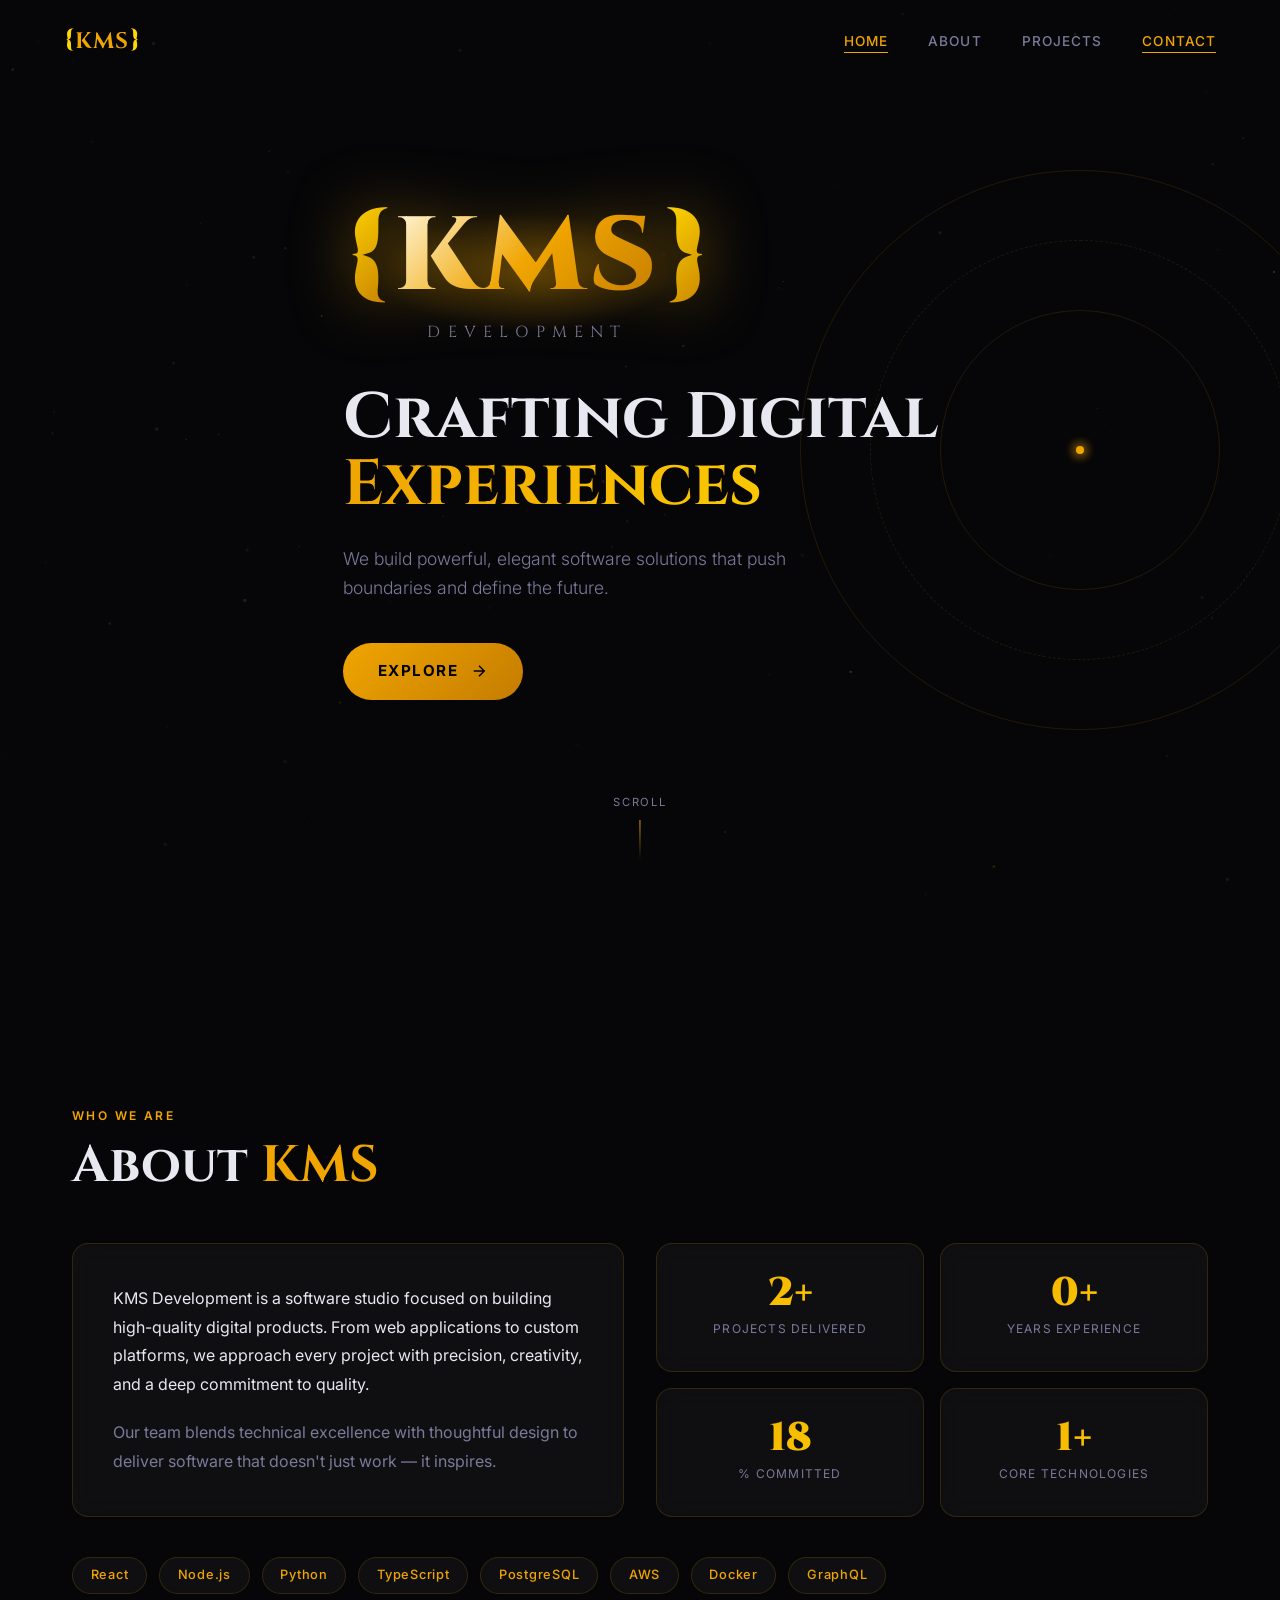
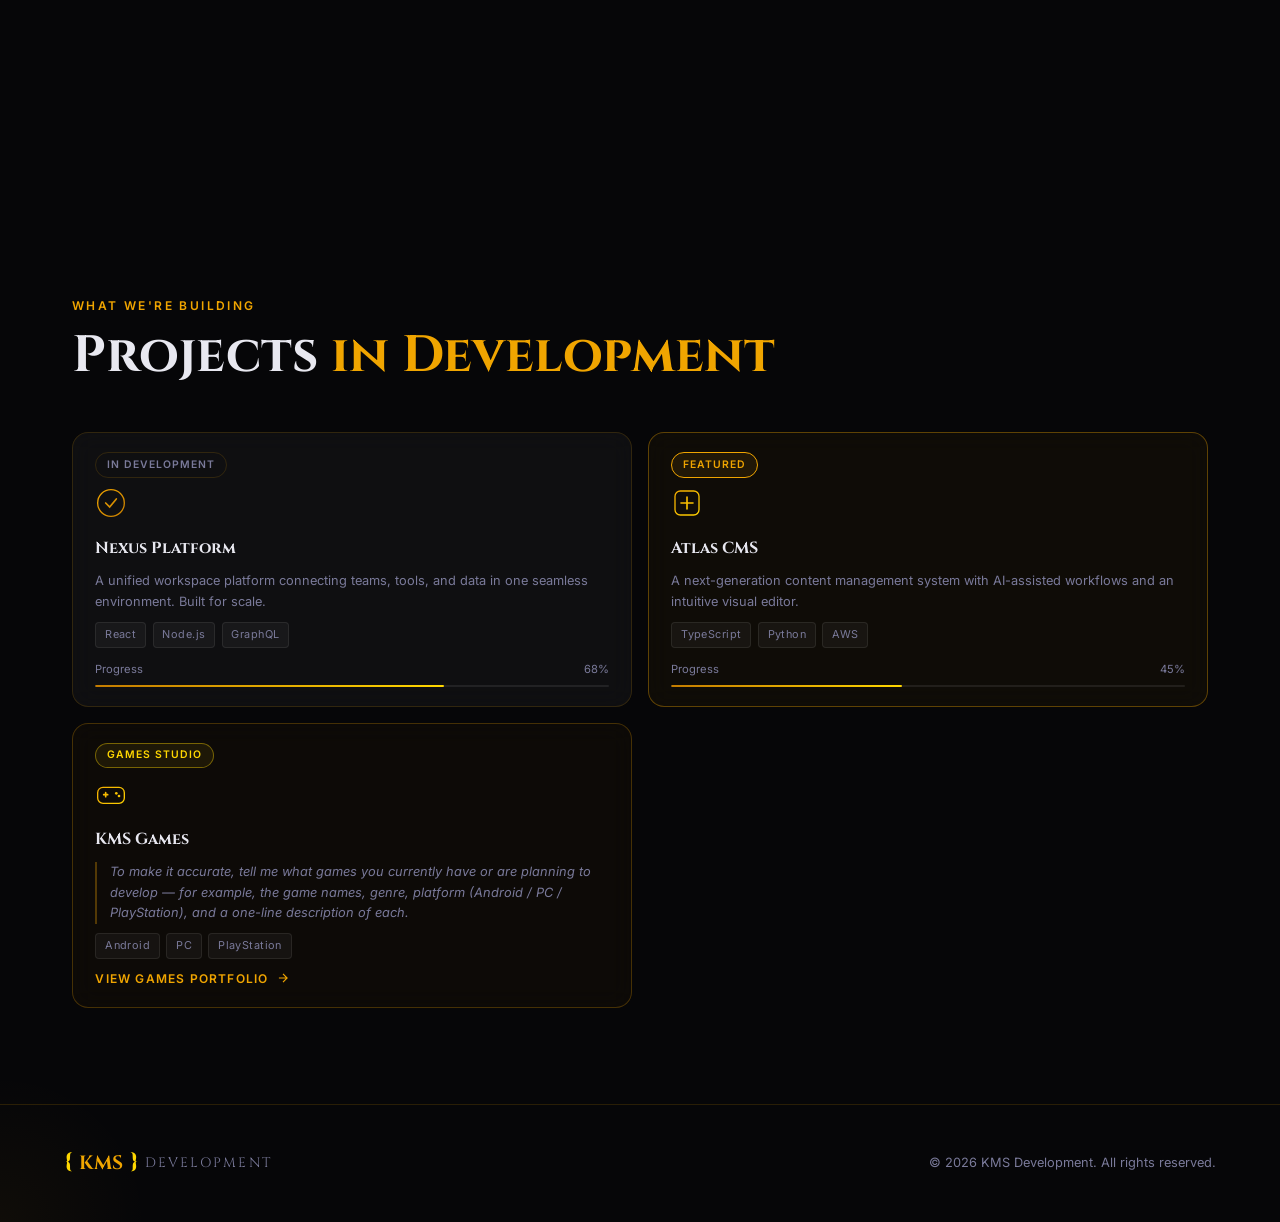
<file: index.html>
<!DOCTYPE html>
<html lang="en">
<head>
  <meta name="google-site-verification" content="eUPvDF8DlQiCF2sbNYqO4u96XpReh2DXUuJEguuaAb0" />
  <meta charset="UTF-8" />
  <meta name="viewport" content="width=device-width, initial-scale=1.0" />
  <title>KMS Development</title>
  <link rel="stylesheet" href="style.css" />
  <link href="https://fonts.googleapis.com/css2?family=Cinzel:wght@400;700;900&family=Inter:wght@300;400;500;600&display=swap" rel="stylesheet" />
</head>
<body>

  <!-- Particle Canvas -->
  <canvas id="particles"></canvas>

  <!-- Navigation -->
  <nav id="navbar">
    <div class="nav-logo">
      <span class="brace">{</span>KMS<span class="brace">}</span>
    </div>
    <ul class="nav-links">
      <li><a href="#home" class="nav-link active">Home</a></li>
      <li><a href="#about" class="nav-link">About</a></li>
      <li><a href="#projects" class="nav-link">Projects</a></li>
      <li><a href="#contact" class="nav-link">Contact</a></li>
    </ul>
    <button class="hamburger" id="hamburger" aria-label="Toggle menu">
      <span></span><span></span><span></span>
    </button>
  </nav>

  <!-- Mobile Menu -->
  <div class="mobile-menu" id="mobileMenu">
    <a href="#home" class="mobile-link">Home</a>
    <a href="#about" class="mobile-link">About</a>
    <a href="#projects" class="mobile-link">Projects</a>
    <a href="#contact" class="mobile-link">Contact</a>
  </div>

  <!-- HOME SECTION -->
  <section id="home" class="section hero-section">
    <div class="hero-content">
      <div class="logo-container">
        <div class="logo-glow"></div>
        <div class="kms-logo">
          <span class="logo-brace">{</span>
          <span class="logo-letters">KMS</span>
          <span class="logo-brace">}</span>
        </div>
        <p class="logo-sub">DEVELOPMENT</p>
      </div>
      <h1 class="hero-heading">
        <span class="line1">Crafting Digital</span>
        <span class="line2">Experiences</span>
      </h1>
      <p class="hero-desc">We build powerful, elegant software solutions that push boundaries and define the future.</p>
      <a href="#projects" class="cta-btn">
        <span>Explore</span>
        <svg viewBox="0 0 24 24" fill="none" stroke="currentColor" stroke-width="2"><path d="M5 12h14M12 5l7 7-7 7"/></svg>
      </a>
    </div>
    <div class="hero-visual">
      <div class="orbit-ring ring1"></div>
      <div class="orbit-ring ring2"></div>
      <div class="orbit-ring ring3"></div>
      <div class="orbit-dot d1"></div>
      <div class="orbit-dot d2"></div>
      <div class="orbit-dot d3"></div>
    </div>
    <div class="scroll-hint">
      <span>Scroll</span>
      <div class="scroll-line"></div>
    </div>
  </section>

  <!-- ABOUT SECTION -->
  <section id="about" class="section">
    <div class="container">
      <div class="section-label">Who We Are</div>
      <h2 class="section-title">About <span class="gold">KMS</span></h2>
      <div class="about-grid">
        <div class="about-text glass-card">
          <p>KMS Development is a software studio focused on building high-quality digital products. From web applications to custom platforms, we approach every project with precision, creativity, and a deep commitment to quality.</p>
          <p>Our team blends technical excellence with thoughtful design to deliver software that doesn't just work — it inspires.</p>
        </div>
        <div class="stats-grid">
          <div class="stat-card glass-card">
            <span class="stat-num" data-target="12">0</span>
            <span class="stat-label">Projects Delivered</span>
          </div>
          <div class="stat-card glass-card">
            <span class="stat-num" data-target="5">0</span>
            <span class="stat-label">Years Experience</span>
          </div>
          <div class="stat-card glass-card">
            <span class="stat-num" data-target="100">0</span>
            <span class="stat-label">% Committed</span>
          </div>
          <div class="stat-card glass-card">
            <span class="stat-num" data-target="8">0</span>
            <span class="stat-label">Core Technologies</span>
          </div>
        </div>
      </div>
      <div class="tech-row">
        <span class="tech-pill">React</span>
        <span class="tech-pill">Node.js</span>
        <span class="tech-pill">Python</span>
        <span class="tech-pill">TypeScript</span>
        <span class="tech-pill">PostgreSQL</span>
        <span class="tech-pill">AWS</span>
        <span class="tech-pill">Docker</span>
        <span class="tech-pill">GraphQL</span>
      </div>
    </div>
  </section>

  <!-- PROJECTS SECTION -->
  <section id="projects" class="section">
    <div class="container">
      <div class="section-label">What We're Building</div>
      <h2 class="section-title">Projects <span class="gold">in Development</span></h2>
      <div class="projects-grid">

        <a href="https://kmsdevelopment333in-hue.github.io/unityKMS/" target="_blank" rel="noopener noreferrer" class="project-card glass-card" data-delay="0">
          <div class="project-badge">In Development</div>
          <div class="project-icon">
            <svg viewBox="0 0 48 48" fill="none"><circle cx="24" cy="24" r="20" stroke="url(#g1)" stroke-width="2"/><path d="M16 24l6 6 10-12" stroke="url(#g1)" stroke-width="2.5" stroke-linecap="round"/><defs><linearGradient id="g1" x1="0" y1="0" x2="48" y2="48" gradientUnits="userSpaceOnUse"><stop stop-color="#f0a500"/><stop offset="1" stop-color="#c47c00"/></linearGradient></defs></svg>
          </div>
          <h3>Nexus Platform</h3>
          <p>A unified workspace platform connecting teams, tools, and data in one seamless environment. Built for scale.</p>
          <div class="project-tags"><span>React</span><span>Node.js</span><span>GraphQL</span></div>
          <div class="project-progress">
            <div class="progress-label"><span>Progress</span><span>68%</span></div>
            <div class="progress-bar"><div class="progress-fill" style="--w:68%"></div></div>
          </div>
        </a>

        <div class="project-card glass-card featured" data-delay="100">
          <div class="project-badge featured-badge">Featured</div>
          <div class="project-icon">
            <svg viewBox="0 0 48 48" fill="none"><rect x="6" y="6" width="36" height="36" rx="8" stroke="url(#g2)" stroke-width="2"/><path d="M15 24h18M24 15v18" stroke="url(#g2)" stroke-width="2.5" stroke-linecap="round"/><defs><linearGradient id="g2" x1="0" y1="0" x2="48" y2="48" gradientUnits="userSpaceOnUse"><stop stop-color="#f0a500"/><stop offset="1" stop-color="#ffd700"/></linearGradient></defs></svg>
          </div>
          <h3>Atlas CMS</h3>
          <p>A next-generation content management system with AI-assisted workflows and an intuitive visual editor.</p>
          <div class="project-tags"><span>TypeScript</span><span>Python</span><span>AWS</span></div>
          <div class="project-progress">
            <div class="progress-label"><span>Progress</span><span>45%</span></div>
            <div class="progress-bar"><div class="progress-fill" style="--w:45%"></div></div>
          </div>
        </div>

        <!-- Games Card -->
        <a href="https://krishnamohan333.github.io/KMS-company/" target="_blank" rel="noopener noreferrer" class="project-card game-card glass-card" data-delay="300">
          <div class="project-badge game-badge">Games Studio</div>
          <div class="project-icon game-icon">
            <svg viewBox="0 0 48 48" fill="none">
              <rect x="4" y="14" width="40" height="24" rx="8" stroke="url(#gg)" stroke-width="2"/>
              <path d="M16 22v6M13 25h6" stroke="url(#gg)" stroke-width="2.5" stroke-linecap="round"/>
              <circle cx="32" cy="23" r="2" fill="url(#gg)"/>
              <circle cx="36" cy="27" r="2" fill="url(#gg)"/>
              <defs>
                <linearGradient id="gg" x1="0" y1="0" x2="48" y2="48" gradientUnits="userSpaceOnUse">
                  <stop stop-color="#f0a500"/><stop offset="1" stop-color="#ffd700"/>
                </linearGradient>
              </defs>
            </svg>
          </div>
          <h3>KMS Games</h3>
          <p class="game-placeholder-text">To make it accurate, tell me what games you currently have or are planning to develop — for example, the game names, genre, platform (Android / PC / PlayStation), and a one-line description of each.</p>
          <div class="project-tags"><span>Android</span><span>PC</span><span>PlayStation</span></div>
          <div class="game-cta">
            View Games Portfolio
            <svg viewBox="0 0 24 24" fill="none" stroke="currentColor" stroke-width="2"><path d="M5 12h14M12 5l7 7-7 7"/></svg>
          </div>
        </a>

      </div>
    </div>
  </section>

  <!-- CONTACT OVERLAY -->
  <div id="contactOverlay" class="contact-overlay" aria-hidden="true">
    <div class="contact-overlay-inner" role="dialog" aria-modal="true" aria-label="Contact Us">
      <button class="contact-close" id="contactClose" aria-label="Close contact">
        <svg viewBox="0 0 24 24" fill="none" stroke="currentColor" stroke-width="2"><path d="M18 6L6 18M6 6l12 12"/></svg>
      </button>
      <section id="contact" class="section contact-section-inner">
    <div class="container">
      <div class="section-label">Get In Touch</div>
      <h2 class="section-title">Contact <span class="gold">Us</span></h2>
      <div class="contact-wrapper">
        <div class="contact-info">
          <div class="contact-item glass-card">
            <div class="contact-icon">
              <svg viewBox="0 0 24 24" fill="none" stroke="currentColor" stroke-width="1.5"><path d="M3 8l9 6 9-6M5 6h14a2 2 0 012 2v8a2 2 0 01-2 2H5a2 2 0 01-2-2V8a2 2 0 012-2z"/></svg>
            </div>
            <div>
              <span class="ci-label">Email</span>
              <span class="ci-value">kms.development333.in@gmail.com</span>
            </div>
          </div>
          <div class="contact-item glass-card">
            <div class="contact-icon">
              <svg viewBox="0 0 24 24" fill="none" stroke="currentColor" stroke-width="1.5"><path d="M17.657 16.657L13.414 20.9a2 2 0 01-2.827 0l-4.244-4.243a8 8 0 1111.314 0z"/><circle cx="12" cy="11" r="3"/></svg>
            </div>
            <div>
              <span class="ci-label">Location</span>
              <span class="ci-value">Sheikhpura, Bihar, India - 811105</span>
            </div>
          </div>
        </div>
        <form class="contact-form glass-card" id="contactForm" action="https://api.web3forms.com/submit" method="POST">
          <input type="hidden" name="access_key" value="f17c384a-6a1a-4cf0-b28a-9da317b72613" />
          <input type="hidden" name="subject" value="New message from KMS Development website" />
          <input type="checkbox" name="botcheck" style="display:none" />
          <div class="form-row">
            <div class="form-group">
              <label for="name">Name</label>
              <input type="text" id="name" name="name" placeholder="Your name" required />
            </div>
            <div class="form-group">
              <label for="email">Email</label>
              <input type="email" id="email" name="email" placeholder="your@email.com" required />
            </div>
          </div>
          <div class="form-group">
            <label for="message">Message</label>
            <textarea id="message" name="message" rows="5" placeholder="Tell us about your project..." required></textarea>
          </div>
          <button type="submit" class="submit-btn">
            <span>Send Message</span>
            <svg viewBox="0 0 24 24" fill="none" stroke="currentColor" stroke-width="2"><path d="M22 2L11 13M22 2l-7 20-4-9-9-4 20-7z"/></svg>
          </button>
          <div class="form-success" id="formSuccess">
            <svg viewBox="0 0 24 24" fill="none" stroke="currentColor" stroke-width="2"><path d="M22 11.08V12a10 10 0 11-5.93-9.14"/><polyline points="22 4 12 14.01 9 11.01"/></svg>
            Message sent! We'll be in touch soon.
          </div>
        </form>
      </div>
    </div>
  </section>
    </div><!-- /.contact-overlay-inner -->
  </div><!-- /#contactOverlay -->

  <!-- FOOTER -->
  <footer>
    <div class="footer-logo">
      <span class="brace">{</span>KMS<span class="brace">}</span>
      <span class="footer-name">Development</span>
    </div>
    <p class="footer-copy">&copy; 2026 KMS Development. All rights reserved.</p>
  </footer>

  <script src="script.js"></script>
</body>
</html>
</file>
<file: style.css>
/* ===== RESET & BASE ===== */
*, *::before, *::after { box-sizing: border-box; margin: 0; padding: 0; }

:root {
  --gold: #f0a500;
  --gold-light: #ffd700;
  --gold-dark: #c47c00;
  --bg: #060608;
  --bg2: #0d0d12;
  --glass-bg: rgba(255,255,255,0.04);
  --glass-border: rgba(240,165,0,0.15);
  --glass-hover: rgba(255,255,255,0.07);
  --text: #e8e8f0;
  --text-muted: #7a7a9a;
  --radius: 16px;
  --transition: 0.35s cubic-bezier(0.4,0,0.2,1);
}

html { scroll-behavior: smooth; font-size: 16px; }

body {
  background: var(--bg);
  color: var(--text);
  font-family: 'Inter', sans-serif;
  overflow-x: hidden;
  line-height: 1.6;
}

#particles {
  position: fixed;
  top: 0; left: 0;
  width: 100%; height: 100%;
  pointer-events: none;
  z-index: 0;
  opacity: 0.5;
}

/* ===== SCROLLBAR ===== */
::-webkit-scrollbar { width: 6px; }
::-webkit-scrollbar-track { background: var(--bg); }
::-webkit-scrollbar-thumb { background: var(--gold-dark); border-radius: 3px; }

/* ===== NAVBAR ===== */
#navbar {
  position: fixed;
  top: 0; left: 0; right: 0;
  z-index: 1000;
  display: flex;
  align-items: center;
  justify-content: space-between;
  padding: 1.2rem 4rem;
  transition: background var(--transition), backdrop-filter var(--transition);
}

#navbar.scrolled {
  background: rgba(6,6,8,0.85);
  backdrop-filter: blur(20px);
  border-bottom: 1px solid var(--glass-border);
}

.nav-logo {
  font-family: 'Cinzel', serif;
  font-size: 1.4rem;
  font-weight: 700;
  color: var(--gold);
  letter-spacing: 0.05em;
  cursor: pointer;
}

.brace { color: var(--gold-light); font-size: 1.2em; }

.nav-links {
  display: flex;
  list-style: none;
  gap: 2.5rem;
}

.nav-link {
  color: var(--text-muted);
  text-decoration: none;
  font-size: 0.85rem;
  font-weight: 500;
  letter-spacing: 0.08em;
  text-transform: uppercase;
  position: relative;
  transition: color var(--transition);
}

.nav-link::after {
  content: '';
  position: absolute;
  bottom: -4px; left: 0;
  width: 0; height: 1px;
  background: var(--gold);
  transition: width var(--transition);
}

.nav-link:hover, .nav-link.active { color: var(--gold); }
.nav-link:hover::after, .nav-link.active::after { width: 100%; }

.hamburger {
  display: none;
  flex-direction: column;
  gap: 5px;
  background: none;
  border: none;
  cursor: pointer;
  padding: 4px;
}

.hamburger span {
  display: block;
  width: 24px; height: 2px;
  background: var(--gold);
  transition: var(--transition);
}

/* Mobile Menu */
.mobile-menu {
  display: none;
  position: fixed;
  top: 70px; left: 0; right: 0;
  background: rgba(6,6,8,0.97);
  backdrop-filter: blur(20px);
  border-bottom: 1px solid var(--glass-border);
  flex-direction: column;
  padding: 1.5rem 2rem;
  gap: 1.2rem;
  z-index: 999;
  transform: translateY(-20px);
  opacity: 0;
  transition: all var(--transition);
}

.mobile-menu.open {
  display: flex;
  transform: translateY(0);
  opacity: 1;
}

.mobile-link {
  color: var(--text-muted);
  text-decoration: none;
  font-size: 1rem;
  font-weight: 500;
  letter-spacing: 0.06em;
  text-transform: uppercase;
  padding: 0.5rem 0;
  border-bottom: 1px solid var(--glass-border);
  transition: color var(--transition);
}

.mobile-link:hover { color: var(--gold); }

/* ===== SECTIONS ===== */
.section {
  position: relative;
  z-index: 1;
  min-height: 100vh;
  display: flex;
  align-items: center;
}

.container {
  width: 100%;
  max-width: 1200px;
  margin: 0 auto;
  padding: 6rem 2rem;
}

.section-label {
  font-size: 0.75rem;
  font-weight: 600;
  letter-spacing: 0.2em;
  text-transform: uppercase;
  color: var(--gold);
  margin-bottom: 0.8rem;
}

.section-title {
  font-family: 'Cinzel', serif;
  font-size: clamp(2rem, 5vw, 3.2rem);
  font-weight: 700;
  color: var(--text);
  margin-bottom: 3rem;
  line-height: 1.1;
}

.gold { color: var(--gold); }

/* ===== GLASS CARD ===== */
.glass-card {
  background: var(--glass-bg);
  border: 1px solid var(--glass-border);
  border-radius: var(--radius);
  backdrop-filter: blur(12px);
  -webkit-backdrop-filter: blur(12px);
  transition: background var(--transition), border-color var(--transition), transform var(--transition), box-shadow var(--transition);
}

.glass-card:hover {
  background: var(--glass-hover);
  border-color: rgba(240,165,0,0.3);
  transform: translateY(-4px);
  box-shadow: 0 20px 60px rgba(240,165,0,0.08);
}

/* ===== HERO ===== */
.hero-section {
  justify-content: center;
  padding: 0 4rem;
  overflow: hidden;
}

.hero-content {
  max-width: 720px;
  z-index: 2;
  animation: fadeUp 1s ease both;
}

/* KMS Logo */
.logo-container {
  position: relative;
  margin-bottom: 2.5rem;
  display: inline-block;
}

.logo-glow {
  position: absolute;
  top: 50%; left: 50%;
  transform: translate(-50%,-50%);
  width: 300px; height: 120px;
  background: radial-gradient(ellipse, rgba(240,165,0,0.25) 0%, transparent 70%);
  pointer-events: none;
  animation: pulse 3s ease-in-out infinite;
}

.kms-logo {
  font-family: 'Cinzel', serif;
  font-size: clamp(3.5rem, 10vw, 6.5rem);
  font-weight: 900;
  display: flex;
  align-items: center;
  gap: 0.05em;
  line-height: 1;
  filter: drop-shadow(0 0 30px rgba(240,165,0,0.5));
}

.logo-brace {
  background: linear-gradient(135deg, var(--gold-light), var(--gold-dark));
  -webkit-background-clip: text;
  -webkit-text-fill-color: transparent;
  background-clip: text;
  font-size: 1.1em;
}

.logo-letters {
  background: linear-gradient(135deg, #fff8e0, var(--gold), var(--gold-dark));
  -webkit-background-clip: text;
  -webkit-text-fill-color: transparent;
  background-clip: text;
  letter-spacing: 0.04em;
}

.logo-sub {
  font-family: 'Cinzel', serif;
  font-size: clamp(0.75rem, 2vw, 1rem);
  font-weight: 400;
  letter-spacing: 0.45em;
  color: var(--text-muted);
  text-transform: uppercase;
  text-align: center;
  margin-top: 0.3rem;
}

.hero-heading {
  font-family: 'Cinzel', serif;
  font-size: clamp(2rem, 6vw, 4rem);
  font-weight: 700;
  line-height: 1.05;
  margin-bottom: 1.5rem;
  display: flex;
  flex-direction: column;
}

.line1 {
  color: var(--text);
  animation: fadeUp 1s 0.2s ease both;
}

.line2 {
  background: linear-gradient(90deg, var(--gold), var(--gold-light));
  -webkit-background-clip: text;
  -webkit-text-fill-color: transparent;
  background-clip: text;
  animation: fadeUp 1s 0.4s ease both;
}

.hero-desc {
  color: var(--text-muted);
  font-size: 1.1rem;
  font-weight: 300;
  max-width: 520px;
  margin-bottom: 2.5rem;
  animation: fadeUp 1s 0.6s ease both;
  line-height: 1.7;
}

.cta-btn {
  display: inline-flex;
  align-items: center;
  gap: 0.7rem;
  background: linear-gradient(135deg, var(--gold), var(--gold-dark));
  color: #000;
  font-weight: 700;
  font-size: 0.95rem;
  letter-spacing: 0.1em;
  text-transform: uppercase;
  text-decoration: none;
  padding: 1rem 2.2rem;
  border-radius: 50px;
  transition: all var(--transition);
  animation: fadeUp 1s 0.8s ease both;
  position: relative;
  overflow: hidden;
}

.cta-btn::before {
  content: '';
  position: absolute;
  inset: 0;
  background: linear-gradient(135deg, var(--gold-light), var(--gold));
  opacity: 0;
  transition: opacity var(--transition);
}

.cta-btn:hover { transform: translateY(-2px); box-shadow: 0 16px 40px rgba(240,165,0,0.35); }
.cta-btn:hover::before { opacity: 1; }
.cta-btn span, .cta-btn svg { position: relative; z-index: 1; }
.cta-btn svg { width: 18px; height: 18px; transition: transform var(--transition); }
.cta-btn:hover svg { transform: translateX(4px); }

/* Orbit Visual */
.hero-visual {
  position: absolute;
  right: -100px; top: 50%;
  transform: translateY(-50%);
  width: 600px; height: 600px;
  pointer-events: none;
  z-index: 0;
}

.orbit-ring {
  position: absolute;
  border: 1px solid rgba(240,165,0,0.12);
  border-radius: 50%;
  top: 50%; left: 50%;
  transform: translate(-50%,-50%);
}

.ring1 { width: 280px; height: 280px; animation: spinSlow 20s linear infinite; }
.ring2 { width: 420px; height: 420px; border-style: dashed; animation: spinSlow 35s linear infinite reverse; }
.ring3 { width: 560px; height: 560px; animation: spinSlow 50s linear infinite; }

.orbit-dot {
  position: absolute;
  width: 8px; height: 8px;
  background: var(--gold);
  border-radius: 50%;
  box-shadow: 0 0 12px var(--gold);
  top: 50%; left: 50%;
}

.d1 {
  animation: orbit1 20s linear infinite;
  margin: -4px;
}
.d2 {
  width: 5px; height: 5px;
  margin: -2.5px;
  background: var(--gold-light);
  animation: orbit2 35s linear infinite reverse;
}
.d3 {
  width: 6px; height: 6px;
  margin: -3px;
  animation: orbit3 50s linear infinite;
}

/* Scroll Hint */
.scroll-hint {
  position: absolute;
  bottom: 2.5rem; left: 50%;
  transform: translateX(-50%);
  display: flex;
  flex-direction: column;
  align-items: center;
  gap: 0.5rem;
  color: var(--text-muted);
  font-size: 0.7rem;
  letter-spacing: 0.15em;
  text-transform: uppercase;
  animation: fadeIn 2s 1.5s ease both;
}

.scroll-line {
  width: 1px; height: 40px;
  background: linear-gradient(to bottom, var(--gold), transparent);
  animation: scrollPulse 2s ease-in-out infinite;
}

/* ===== ABOUT ===== */
.about-grid {
  display: grid;
  grid-template-columns: 1fr 1fr;
  gap: 2rem;
  margin-bottom: 2.5rem;
}

.about-text {
  padding: 2.5rem;
  display: flex;
  flex-direction: column;
  gap: 1.2rem;
}

.about-text p { color: var(--text-muted); line-height: 1.8; }
.about-text p:first-child { color: var(--text); }

.stats-grid {
  display: grid;
  grid-template-columns: 1fr 1fr;
  gap: 1rem;
}

.stat-card {
  padding: 1.8rem;
  display: flex;
  flex-direction: column;
  gap: 0.4rem;
  text-align: center;
}

.stat-num {
  font-family: 'Cinzel', serif;
  font-size: 2.5rem;
  font-weight: 900;
  background: linear-gradient(135deg, var(--gold), var(--gold-light));
  -webkit-background-clip: text;
  -webkit-text-fill-color: transparent;
  background-clip: text;
  line-height: 1;
}

.stat-label {
  font-size: 0.75rem;
  color: var(--text-muted);
  letter-spacing: 0.1em;
  text-transform: uppercase;
}

.tech-row {
  display: flex;
  flex-wrap: wrap;
  gap: 0.75rem;
}

.tech-pill {
  background: var(--glass-bg);
  border: 1px solid var(--glass-border);
  color: var(--gold);
  font-size: 0.8rem;
  font-weight: 500;
  padding: 0.45rem 1.1rem;
  border-radius: 50px;
  letter-spacing: 0.06em;
  transition: all var(--transition);
  cursor: default;
}

.tech-pill:hover {
  background: rgba(240,165,0,0.1);
  border-color: var(--gold);
}

/* ===== PROJECTS ===== */
.projects-grid {
  display: grid;
  grid-template-columns: repeat(2, 1fr);
  gap: 1rem;
}

.project-card {
  padding: 1.2rem 1.4rem;
  position: relative;
  overflow: hidden;
  display: flex;
  flex-direction: column;
  gap: 0.6rem;
  opacity: 0;
  transform: translateY(30px);
  transition: opacity 0.6s ease, transform 0.6s ease, background var(--transition), border-color var(--transition), box-shadow var(--transition);
  text-decoration: none;
  color: inherit;
}

.project-card.visible { opacity: 1; transform: translateY(0); }

.project-card.featured {
  border-color: rgba(240,165,0,0.35);
  background: rgba(240,165,0,0.04);
}

.project-card::before {
  content: '';
  position: absolute;
  top: 0; left: 0; right: 0;
  height: 2px;
  background: linear-gradient(90deg, transparent, var(--gold), transparent);
  opacity: 0;
  transition: opacity var(--transition);
}

.project-card:hover::before { opacity: 1; }

.project-badge {
  display: inline-block;
  font-size: 0.65rem;
  font-weight: 600;
  letter-spacing: 0.1em;
  text-transform: uppercase;
  color: var(--text-muted);
  border: 1px solid var(--glass-border);
  padding: 0.2rem 0.65rem;
  border-radius: 50px;
  width: fit-content;
}

.featured-badge {
  color: var(--gold);
  border-color: var(--gold);
  background: rgba(240,165,0,0.08);
}

.project-icon svg { width: 32px; height: 32px; }

.project-card h3 {
  font-family: 'Cinzel', serif;
  font-size: 1rem;
  font-weight: 700;
  color: var(--text);
}

.project-card p {
  color: var(--text-muted);
  font-size: 0.8rem;
  line-height: 1.6;
  flex: 1;
}

.project-tags {
  display: flex;
  flex-wrap: wrap;
  gap: 0.4rem;
}

.project-tags span {
  font-size: 0.68rem;
  color: var(--text-muted);
  background: rgba(255,255,255,0.04);
  border: 1px solid rgba(255,255,255,0.08);
  padding: 0.2rem 0.55rem;
  border-radius: 4px;
  letter-spacing: 0.04em;
}

.project-progress { margin-top: 0.2rem; }

.progress-label {
  display: flex;
  justify-content: space-between;
  font-size: 0.7rem;
  color: var(--text-muted);
  margin-bottom: 0.4rem;
}

.progress-bar {
  height: 2px;
  background: rgba(255,255,255,0.08);
  border-radius: 2px;
  overflow: hidden;
}

.progress-fill {
  height: 100%;
  width: 0;
  background: linear-gradient(90deg, var(--gold-dark), var(--gold-light));
  border-radius: 2px;
  transition: width 1.2s cubic-bezier(0.4,0,0.2,1);
}

.project-card.visible .progress-fill { width: var(--w); }

/* Game Card */
.game-card {
  text-decoration: none;
  color: inherit;
  cursor: pointer;
  border-color: rgba(240,165,0,0.25);
  background: rgba(240,165,0,0.03);
}

.game-card::after {
  content: '';
  position: absolute;
  inset: 0;
  background: radial-gradient(ellipse at 50% 120%, rgba(240,165,0,0.1) 0%, transparent 65%);
  opacity: 0;
  transition: opacity var(--transition);
}

.game-card:hover::after { opacity: 1; }

.game-badge {
  color: #ffd700;
  border-color: rgba(255,215,0,0.4);
  background: rgba(255,215,0,0.07);
}

.game-icon { animation: floatIcon 3s ease-in-out infinite; }

@keyframes floatIcon {
  0%, 100% { transform: translateY(0); }
  50%       { transform: translateY(-5px); }
}

.game-placeholder-text {
  color: var(--text-muted);
  font-size: 0.78rem;
  line-height: 1.6;
  font-style: italic;
  border-left: 2px solid rgba(240,165,0,0.3);
  padding-left: 0.8rem;
  flex: 1;
}

.game-cta {
  display: inline-flex;
  align-items: center;
  gap: 0.5rem;
  font-size: 0.75rem;
  font-weight: 600;
  letter-spacing: 0.1em;
  text-transform: uppercase;
  color: var(--gold);
  margin-top: auto;
  transition: gap var(--transition);
}

.game-cta svg { width: 14px; height: 14px; transition: transform var(--transition); }
.game-card:hover .game-cta { gap: 0.8rem; }
.game-card:hover .game-cta svg { transform: translateX(4px); }

/* ===== CONTACT ===== */
.contact-wrapper {
  display: grid;
  grid-template-columns: 1fr 2fr;
  gap: 2rem;
  align-items: start;
}

.contact-info {
  display: flex;
  flex-direction: column;
  gap: 1rem;
}

.contact-item {
  display: flex;
  align-items: center;
  gap: 1rem;
  padding: 1.4rem 1.6rem;
}

.contact-icon {
  width: 42px; height: 42px;
  border: 1px solid var(--glass-border);
  border-radius: 10px;
  display: flex;
  align-items: center;
  justify-content: center;
  flex-shrink: 0;
  color: var(--gold);
}

.contact-icon svg { width: 20px; height: 20px; }

.ci-label {
  display: block;
  font-size: 0.7rem;
  letter-spacing: 0.12em;
  text-transform: uppercase;
  color: var(--text-muted);
  margin-bottom: 0.2rem;
}

.ci-value {
  display: block;
  font-size: 0.88rem;
  color: var(--text);
  font-weight: 500;
}

/* Contact Form */
.contact-form {
  padding: 2.5rem;
  display: flex;
  flex-direction: column;
  gap: 1.2rem;
}

.form-row {
  display: grid;
  grid-template-columns: 1fr 1fr;
  gap: 1.2rem;
}

.form-group {
  display: flex;
  flex-direction: column;
  gap: 0.5rem;
}

.form-group label {
  font-size: 0.78rem;
  font-weight: 500;
  letter-spacing: 0.08em;
  text-transform: uppercase;
  color: var(--text-muted);
}

.form-group input,
.form-group textarea {
  background: rgba(255,255,255,0.03);
  border: 1px solid rgba(255,255,255,0.1);
  border-radius: 10px;
  padding: 0.85rem 1.1rem;
  color: var(--text);
  font-family: 'Inter', sans-serif;
  font-size: 0.9rem;
  outline: none;
  transition: border-color var(--transition), background var(--transition);
  resize: none;
}

.form-group input::placeholder,
.form-group textarea::placeholder { color: rgba(122,122,154,0.6); }

.form-group input:focus,
.form-group textarea:focus {
  border-color: var(--gold);
  background: rgba(240,165,0,0.03);
}

.submit-btn {
  display: inline-flex;
  align-items: center;
  justify-content: center;
  gap: 0.7rem;
  background: linear-gradient(135deg, var(--gold), var(--gold-dark));
  color: #000;
  font-weight: 700;
  font-size: 0.9rem;
  letter-spacing: 0.1em;
  text-transform: uppercase;
  border: none;
  padding: 1rem 2rem;
  border-radius: 50px;
  cursor: pointer;
  transition: all var(--transition);
  align-self: flex-start;
}

.submit-btn:hover {
  transform: translateY(-2px);
  box-shadow: 0 12px 35px rgba(240,165,0,0.3);
}

.submit-btn svg { width: 18px; height: 18px; transition: transform var(--transition); }
.submit-btn:hover svg { transform: translateX(4px); }

.form-success {
  display: none;
  align-items: center;
  gap: 0.7rem;
  color: var(--gold);
  font-size: 0.9rem;
  font-weight: 500;
  background: rgba(240,165,0,0.06);
  border: 1px solid rgba(240,165,0,0.2);
  border-radius: 10px;
  padding: 1rem 1.2rem;
}

.form-success.show { display: flex; }
.form-success svg { width: 20px; height: 20px; flex-shrink: 0; }

/* ===== CONTACT OVERLAY ===== */
.contact-overlay {
  position: fixed;
  inset: 0;
  z-index: 2000;
  display: flex;
  align-items: center;
  justify-content: center;
  padding: 1.5rem;
  /* hidden state */
  opacity: 0;
  pointer-events: none;
  visibility: hidden;
  transition: opacity 0.4s ease, visibility 0.4s ease;
}

.contact-overlay::before {
  content: '';
  position: absolute;
  inset: 0;
  background: rgba(6, 6, 8, 0.85);
  backdrop-filter: blur(8px);
  -webkit-backdrop-filter: blur(8px);
}

.contact-overlay.open {
  opacity: 1;
  pointer-events: all;
  visibility: visible;
}

.contact-overlay-inner {
  position: relative;
  z-index: 1;
  width: 100%;
  max-width: 1100px;
  max-height: 90vh;
  overflow-y: auto;
  background: rgba(13, 13, 18, 0.95);
  border: 1px solid var(--glass-border);
  border-radius: 24px;
  padding: 3rem;
  transform: translateY(40px) scale(0.97);
  transition: transform 0.4s cubic-bezier(0.4, 0, 0.2, 1);
  scrollbar-width: thin;
  scrollbar-color: var(--gold-dark) transparent;
}

.contact-overlay.open .contact-overlay-inner {
  transform: translateY(0) scale(1);
}

.contact-close {
  position: absolute;
  top: 1.2rem;
  right: 1.2rem;
  width: 40px;
  height: 40px;
  border-radius: 50%;
  background: var(--glass-bg);
  border: 1px solid var(--glass-border);
  color: var(--text-muted);
  cursor: pointer;
  display: flex;
  align-items: center;
  justify-content: center;
  transition: all var(--transition);
  z-index: 2;
}

.contact-close:hover {
  background: rgba(240, 165, 0, 0.1);
  border-color: var(--gold);
  color: var(--gold);
  transform: rotate(90deg);
}

.contact-close svg { width: 18px; height: 18px; }

.contact-section-inner {
  min-height: unset;
  display: block;
}

.contact-section-inner .container {
  padding: 0;
  max-width: 100%;
}

/* ===== FOOTER ===== */
footer {
  position: relative;
  z-index: 1;
  border-top: 1px solid var(--glass-border);
  padding: 2.5rem 4rem;
  display: flex;
  align-items: center;
  justify-content: space-between;
  flex-wrap: wrap;
  gap: 1rem;
}

.footer-logo {
  font-family: 'Cinzel', serif;
  font-size: 1.2rem;
  font-weight: 700;
  color: var(--gold);
  display: flex;
  align-items: center;
  gap: 0.4rem;
}

.footer-name {
  font-size: 0.85rem;
  font-weight: 400;
  color: var(--text-muted);
  letter-spacing: 0.15em;
  text-transform: uppercase;
}

.footer-copy {
  font-size: 0.8rem;
  color: var(--text-muted);
}

/* ===== ANIMATIONS ===== */
@keyframes fadeUp {
  from { opacity: 0; transform: translateY(30px); }
  to   { opacity: 1; transform: translateY(0); }
}

@keyframes fadeIn {
  from { opacity: 0; }
  to   { opacity: 1; }
}

@keyframes pulse {
  0%, 100% { opacity: 0.6; transform: translate(-50%,-50%) scale(1); }
  50%       { opacity: 1;   transform: translate(-50%,-50%) scale(1.15); }
}

@keyframes spinSlow {
  from { transform: translate(-50%,-50%) rotate(0deg); }
  to   { transform: translate(-50%,-50%) rotate(360deg); }
}

@keyframes orbit1 {
  from { transform: translate(calc(-50% + 140px), -50%); }
  to   { transform: translate(calc(-50% + 140px * cos(360deg)), calc(-50% + 140px * sin(360deg))); }
}

@keyframes scrollPulse {
  0%, 100% { opacity: 0.4; transform: scaleY(1); }
  50%       { opacity: 1;   transform: scaleY(1.1); }
}

/* Orbit keyframes via CSS custom property trick */
@property --orbit-angle {
  syntax: '<angle>';
  initial-value: 0deg;
  inherits: false;
}

.d1 {
  --orbit-r: 140px;
  animation: orbitAnim 20s linear infinite;
}
.d2 {
  --orbit-r: 210px;
  animation: orbitAnim 35s linear infinite reverse;
}
.d3 {
  --orbit-r: 280px;
  animation: orbitAnim 50s linear infinite;
}

@keyframes orbitAnim {
  0%   { transform: translate(calc(var(--orbit-r) * 1 - 50%), calc(0px - 50%)); }
  25%  { transform: translate(calc(0px - 50%), calc(var(--orbit-r) * -1 - 50%)); }
  50%  { transform: translate(calc(var(--orbit-r) * -1 - 50%), calc(0px - 50%)); }
  75%  { transform: translate(calc(0px - 50%), calc(var(--orbit-r) * 1 - 50%)); }
  100% { transform: translate(calc(var(--orbit-r) * 1 - 50%), calc(0px - 50%)); }
}

/* ===== RESPONSIVE ===== */
@media (max-width: 1024px) {
  #navbar { padding: 1.2rem 2rem; }
  .hero-section { padding: 0 2rem; }
  .hero-visual { right: -200px; opacity: 0.4; }
  .about-grid { grid-template-columns: 1fr; }
  .projects-grid { grid-template-columns: 1fr; }
  footer { padding: 2rem; }
}

@media (max-width: 768px) {
  .nav-links { display: none; }
  .hamburger { display: flex; }
  .hero-section { padding: 0 1.5rem; }
  .hero-visual { display: none; }
  .projects-grid { grid-template-columns: 1fr; }
  .contact-wrapper { grid-template-columns: 1fr; }
  .form-row { grid-template-columns: 1fr; }
  .container { padding: 4rem 1.5rem; }
  footer { flex-direction: column; text-align: center; padding: 2rem 1.5rem; }
  .submit-btn { align-self: stretch; justify-content: center; }
}

@media (max-width: 480px) {
  .kms-logo { font-size: 3rem; }
  .stats-grid { grid-template-columns: 1fr 1fr; }
}
</file>
